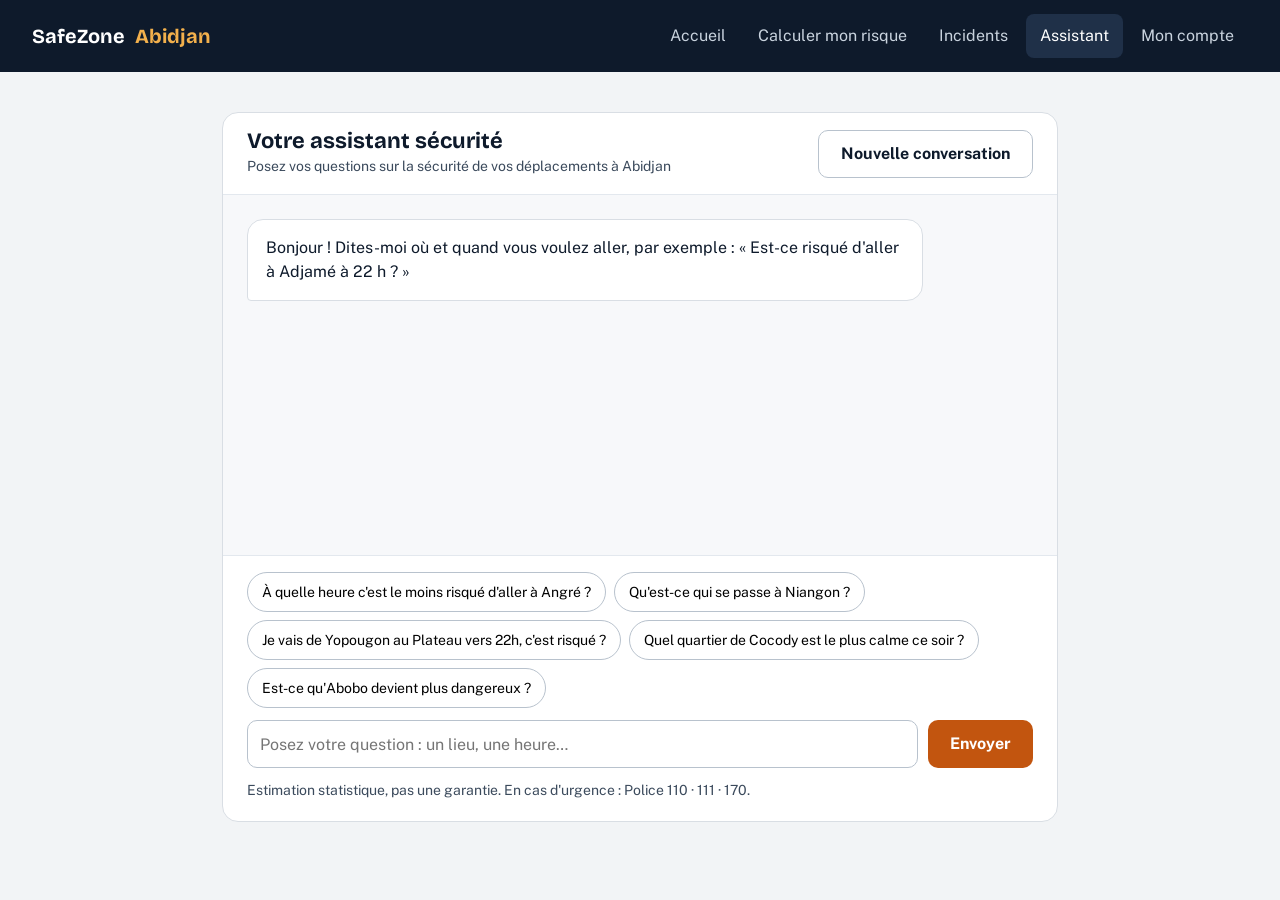
<file: web/assistant.html>
<!doctype html>
<html lang="fr">
<head>
<meta charset="utf-8">
<meta name="viewport" content="width=device-width, initial-scale=1">
<title>SafeZone Abidjan — Assistant IA</title>
<link rel="stylesheet" href="https://fonts.googleapis.com/css2?family=Bricolage+Grotesque:wght@600;700;800&family=Public+Sans:wght@400;600;700&display=swap">
<link rel="stylesheet" href="style.css?v=4">
<style>
  .conversation { display: flex; flex-direction: column; gap: 16px; padding: 24px; background: #F7F8FA;
                  min-height: 360px; max-height: 60vh; overflow-y: auto; }
  .bulle-moi { align-self: flex-end; max-width: 75%; padding: 12px 16px; border-radius: 16px 16px 4px 16px;
               background: var(--bleu-nuit); color: #fff; }
  .bulle-ia { align-self: flex-start; max-width: 86%; padding: 16px 18px; border-radius: 16px 16px 16px 4px;
              background: #fff; border: 1px solid var(--bordure); }
  .outils { margin-top: 10px; padding-top: 10px; border-top: 1px solid var(--gris-clair); font-size: 13px; color: #4A5868; }
  .outils code { padding: 2px 8px; border-radius: 6px; background: var(--gris-clair); }
  .suggestion { min-height: 40px; padding: 6px 14px; border-radius: 999px; border: 1px solid #B8C2CD;
                background: #fff; font: inherit; font-size: 14px; cursor: pointer; }
  .suggestion:hover { background: var(--gris-clair); }
</style>
</head>
<body>

<header class="entete">
  <a class="logo" href="index.html">SafeZone <span>Abidjan</span></a>
  <nav class="menu" aria-label="Navigation principale">
    <a href="index.html">Accueil</a>
    <a href="carte.html">Calculer mon risque</a>
    <a href="incidents.html">Incidents</a>
    <a href="assistant.html" class="actif">Assistant</a>
    <a href="compte.html">Mon compte</a>
  </nav>
</header>

<main class="contenu" style="max-width: 900px">
  <!-- La fenêtre de discussion : en-tête, conversation, puis suggestions et champ de saisie -->
  <section class="carte-blanche" style="padding: 0; overflow: hidden">
    <div style="display: flex; justify-content: space-between; align-items: center; gap: 12px; padding: 16px 24px; border-bottom: 1px solid var(--gris-clair)">
      <div>
        <h1 style="margin: 0; font-size: 22px">Votre assistant sécurité</h1>
        <span class="petit texte-gris">Posez vos questions sur la sécurité de vos déplacements à Abidjan</span>
      </div>
      <button type="button" class="bouton bouton-clair" id="nouvelle">Nouvelle conversation</button>
    </div>

    <!-- La conversation : les bulles sont ajoutées par le script plus bas -->
    <div class="conversation" id="conversation" aria-live="polite">
      <div class="bulle-ia">Bonjour ! Dites-moi où et quand vous voulez aller, par exemple :
        « Est-ce risqué d'aller à Adjamé à 22 h ? »</div>
    </div>

    <div style="display: flex; flex-direction: column; gap: 12px; padding: 16px 24px 20px; border-top: 1px solid var(--gris-clair)">
      <!-- Des exemples de questions : un clic les envoie (une par capacité de l'agent) -->
      <div style="display: flex; flex-wrap: wrap; gap: 8px">
        <button type="button" class="suggestion">À quelle heure c'est le moins risqué d'aller à Angré ?</button>
        <button type="button" class="suggestion">Qu'est-ce qui se passe à Niangon ?</button>
        <button type="button" class="suggestion">Je vais de Yopougon au Plateau vers 22h, c'est risqué ?</button>
        <button type="button" class="suggestion">Quel quartier de Cocody est le plus calme ce soir ?</button>
        <button type="button" class="suggestion">Est-ce qu'Abobo devient plus dangereux ?</button>
      </div>
      <!-- Le champ de la question et le bouton « Envoyer » -->
      <form id="formulaire" style="display: flex; gap: 10px">
        <label for="question" style="position: absolute; width: 1px; height: 1px; overflow: hidden; clip: rect(0 0 0 0)">Votre question</label>
        <input id="question" type="text" placeholder="Posez votre question : un lieu, une heure…" style="flex: 1; min-width: 0" autocomplete="off" maxlength="500">
        <button class="bouton" type="submit" id="envoyer">Envoyer</button>
      </form>
      <p class="petit texte-gris" style="margin: 0">Estimation statistique, pas une garantie. En cas d'urgence : Police 110 · 111 · 170.</p>
    </div>
  </section>
</main>

<script src="commun.js?v=4"></script>
<script>
const zoneConversation = document.getElementById("conversation");
const champQuestion = document.getElementById("question");
const boutonEnvoyer = document.getElementById("envoyer");
let historique = [];

// Si l'agent écrit **gras**, on le transforme en vrai gras ; les retours à la ligne deviennent <br>
function mettreEnForme(texte) {
  return proteger(texte)
    .replace(/\*\*(.+?)\*\*/g, "<strong>$1</strong>")
    .replace(/\n/g, "<br>");
}

// Ajoute une bulle (la mienne ou celle de l'IA) en bas de la conversation
function ajouterBulle(classe, html) {
  const bulle = document.createElement("div");
  bulle.className = classe;
  bulle.innerHTML = html;
  zoneConversation.appendChild(bulle);
  zoneConversation.scrollTop = zoneConversation.scrollHeight;
  return bulle;
}

// Envoie une question à l'agent et affiche sa réponse
async function poserQuestion(question) {
  question = question.trim();
  if (!question) return;
  ajouterBulle("bulle-moi", proteger(question));
  const attente = ajouterBulle("bulle-ia chargement", "L'assistant réfléchit…");
  champQuestion.value = "";
  boutonEnvoyer.disabled = true;

  try {
    const resultat = await envoyerApi("/assistant", { question, historique });
    const consultees = resultat.donnees_consultees || [];
    attente.className = "bulle-ia";
    attente.innerHTML = mettreEnForme(resultat.reponse) + (consultees.length
      ? `<div class="outils">Données consultées : ${proteger(consultees.join(", "))}</div>` : "");
    historique.push({ role: "user", contenu: question },
                    { role: "assistant", contenu: resultat.reponse });
  } catch (erreur) {
    attente.className = "bulle-ia message-erreur";
    attente.textContent = "L'assistant ne répond pas : " + erreur.message;
  } finally {
    boutonEnvoyer.disabled = false;
    champQuestion.focus();
  }
}

// Le formulaire (touche Entrée ou bouton « Envoyer »)
document.getElementById("formulaire").addEventListener("submit", evenement => {
  evenement.preventDefault();
  poserQuestion(champQuestion.value);
});
// Les questions d'exemple : un clic envoie leur texte
document.querySelectorAll(".suggestion").forEach(bouton =>
  bouton.addEventListener("click", () => poserQuestion(bouton.textContent)));
// « Nouvelle conversation » : on oublie l'historique
document.getElementById("nouvelle").addEventListener("click", () => {
  historique = [];
  zoneConversation.innerHTML = `<div class="bulle-ia">Nouvelle conversation. Quelle est votre question ?</div>`;
});

// Question envoyée depuis la page « Calculer mon risque » (assistant.html?question=...)
const questionDepuisCarte = new URLSearchParams(location.search).get("question");
if (questionDepuisCarte) poserQuestion(questionDepuisCarte);
</script>
</body>
</html>
</file>
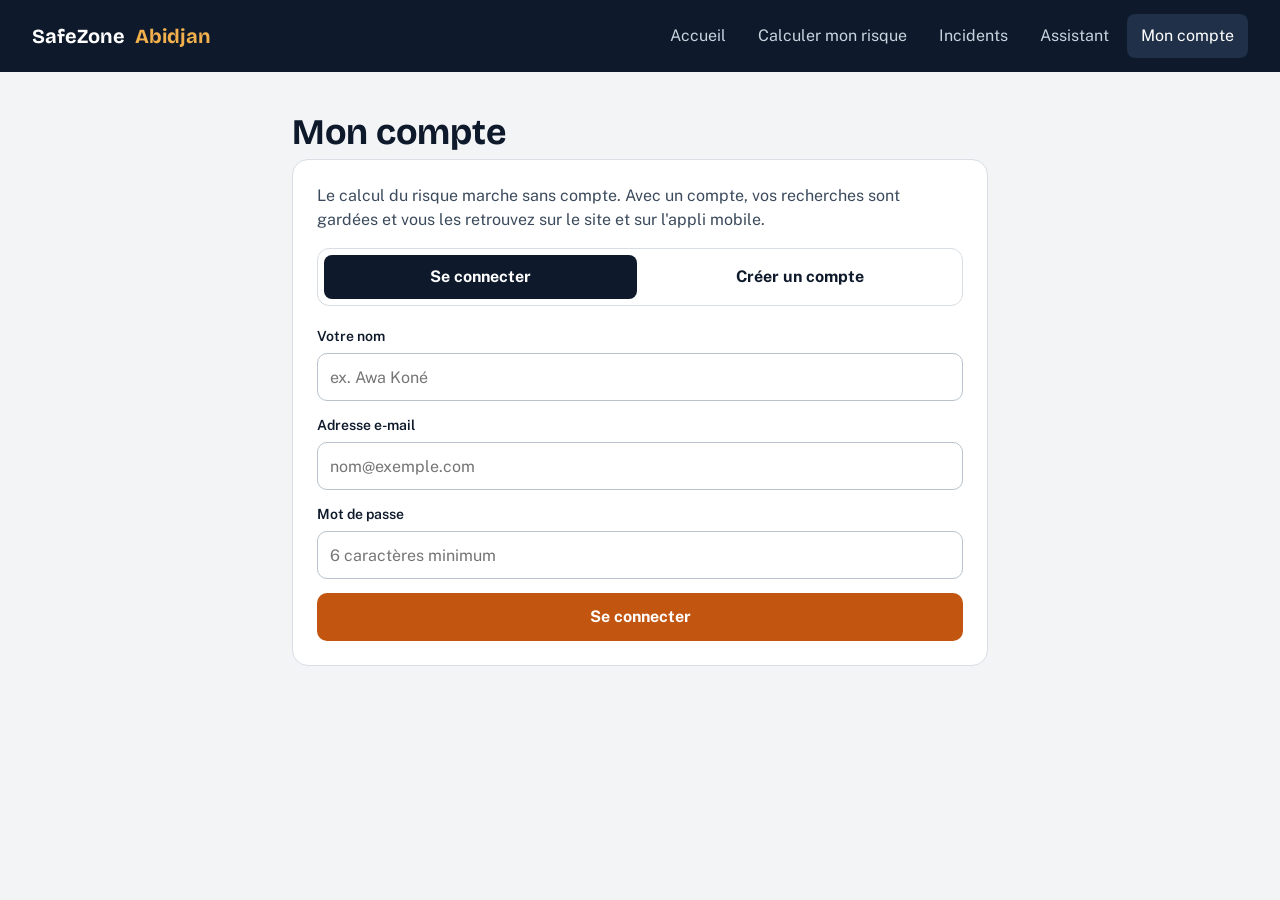
<file: web/compte.html>
<!doctype html>
<html lang="fr">
<head>
<meta charset="utf-8">
<meta name="viewport" content="width=device-width, initial-scale=1">
<title>SafeZone Abidjan — Mon compte</title>
<link rel="stylesheet" href="https://fonts.googleapis.com/css2?family=Bricolage+Grotesque:wght@600;700;800&family=Public+Sans:wght@400;600;700&display=swap">
<link rel="stylesheet" href="style.css?v=4">
<style>
  .onglets { display: flex; gap: 6px; padding: 6px; border: 1px solid var(--bordure); border-radius: 12px; margin-bottom: 20px; }
  .onglets button { flex: 1; height: 44px; border: 0; border-radius: 8px; background: transparent; font: inherit;
                    font-weight: 700; color: var(--bleu-nuit); cursor: pointer; }
  .onglets button.actif { background: var(--bleu-nuit); color: var(--blanc); }   /* l'onglet choisi */
  .formulaire { display: flex; flex-direction: column; gap: 14px; }
  .recherche { display: flex; justify-content: space-between; align-items: center; gap: 12px;
               padding: 14px 16px; border: 1px solid var(--bordure); border-radius: 12px; }
  .lien-rouge { background: none; border: 0; padding: 0; font: inherit; color: #8E1D17; cursor: pointer; text-decoration: underline; }
</style>
</head>
<body>

<header class="entete">
  <a class="logo" href="index.html">SafeZone <span>Abidjan</span></a>
  <nav class="menu" aria-label="Navigation principale">
    <a href="index.html">Accueil</a>
    <a href="carte.html">Calculer mon risque</a>
    <a href="incidents.html">Incidents</a>
    <a href="assistant.html">Assistant</a>
    <a href="compte.html" class="actif">Mon compte</a>
  </nav>
</header>

<main class="contenu" style="max-width: 760px">
  <h1 style="margin: 0 0 6px; font-size: 36px">Mon compte</h1>

  <!-- 1) Pour un invité : se connecter ou créer un compte -->
  <section id="zone-invite" class="carte-blanche" hidden>
    <p class="texte-gris" style="margin: 0 0 16px">
      Le calcul du risque marche sans compte. Avec un compte, vos recherches sont gardées et vous les retrouvez sur le site et sur l'appli mobile.
    </p>
    <div class="onglets">
      <button type="button" id="onglet-connexion" class="actif">Se connecter</button>
      <button type="button" id="onglet-inscription">Créer un compte</button>
    </div>
    <form id="formulaire-compte" class="formulaire">
      <div class="champ" id="champ-nom" hidden>
        <label for="nom">Votre nom</label>
        <input type="text" id="nom" maxlength="100" placeholder="ex. Awa Koné" autocomplete="name">
      </div>
      <div class="champ">
        <label for="email">Adresse e-mail</label>
        <input type="email" id="email" maxlength="254" placeholder="nom@exemple.com" autocomplete="email" required>
      </div>
      <div class="champ">
        <label for="mot-de-passe">Mot de passe</label>
        <input type="password" id="mot-de-passe" maxlength="128" placeholder="6 caractères minimum" autocomplete="current-password" required>
      </div>
      <p id="message-compte" class="message-erreur" hidden></p>
      <button class="bouton" type="submit" id="bouton-compte">Se connecter</button>
    </form>
  </section>

  <!-- 2) Pour un utilisateur connecté : son compte et ses recherches -->
  <section id="zone-connecte" hidden>
    <article class="carte-blanche">
      <h2 id="mon-nom" style="margin: 0; font-size: 26px"></h2>
      <p id="mon-email" class="texte-gris" style="margin: 4px 0 16px"></p>
      <div class="ligne" style="gap: 10px">
        <button class="bouton bouton-clair" type="button" id="bouton-nom">Modifier mon nom</button>
        <button class="bouton bouton-clair" type="button" id="bouton-deconnexion">Se déconnecter</button>
      </div>
      <p style="margin: 16px 0 0"><button class="lien-rouge" type="button" id="bouton-supprimer">Supprimer mon compte</button></p>
    </article>

    <article class="carte-blanche" style="margin-top: 20px">
      <div class="ligne" style="justify-content: space-between; align-items: center">
        <h2 style="margin: 0; font-size: 26px">Mes recherches</h2>
        <button class="lien-rouge" type="button" id="bouton-tout-effacer">Tout effacer</button>
      </div>
      <div id="liste-recherches" style="display: flex; flex-direction: column; gap: 10px; margin-top: 16px"></div>
    </article>
  </section>
</main>

<script src="commun.js?v=4"></script>
<script>

let inscription = false;

// Les codes envoyés à l'API -> le texte affiché
const DEPLACEMENTS = { pied: "à pied", moto: "à moto", taxi: "en taxi / woro-woro / gbaka", voiture: "en voiture", bus: "en bus" };


// ---------- Afficher la bonne partie de la page ----------
function afficher() {
  const compte = monCompte();
  document.getElementById("zone-invite").hidden = compte !== null;
  document.getElementById("zone-connecte").hidden = compte === null;
  if (compte) {
    document.getElementById("mon-nom").textContent = compte.nom;
    document.getElementById("mon-email").textContent = compte.email;
    chargerRecherches();
  }
}


// ---------- 1) Invité : les deux onglets et le formulaire ----------
function choisirOnglet(creerUnCompte) {
  inscription = creerUnCompte;
  document.getElementById("onglet-connexion").classList.toggle("actif", !creerUnCompte);
  document.getElementById("onglet-inscription").classList.toggle("actif", creerUnCompte);
  document.getElementById("champ-nom").hidden = !creerUnCompte;
  document.getElementById("bouton-compte").textContent = creerUnCompte ? "Créer mon compte" : "Se connecter";
  document.getElementById("message-compte").hidden = true;
}
document.getElementById("onglet-connexion").addEventListener("click", () => choisirOnglet(false));
document.getElementById("onglet-inscription").addEventListener("click", () => choisirOnglet(true));

document.getElementById("formulaire-compte").addEventListener("submit", async evenement => {
  evenement.preventDefault();
  const message = document.getElementById("message-compte");
  const bouton = document.getElementById("bouton-compte");
  const email = document.getElementById("email").value.trim();
  const motDePasse = document.getElementById("mot-de-passe").value;
  bouton.disabled = true;
  try {
    const reponse = inscription
      ? await envoyerApi("/comptes/inscription", { nom: document.getElementById("nom").value.trim(), email, mot_de_passe: motDePasse })
      : await envoyerApi("/comptes/connexion", { email, mot_de_passe: motDePasse });
    seSouvenir(reponse);
    document.getElementById("mot-de-passe").value = "";
    afficher();
  } catch (erreur) {
    message.textContent = erreur.message;
    message.hidden = false;
  }
  bouton.disabled = false;
});


// ---------- 2) Connecté : le compte ----------
document.getElementById("bouton-nom").addEventListener("click", async () => {
  const nouveauNom = prompt("Votre nouveau nom :", monCompte().nom);
  if (nouveauNom === null) return;
  try {
    const reponse = await envoyerApi("/comptes/moi", { nom: nouveauNom }, "PUT", monCompte().jeton);
    localStorage.setItem("nom", reponse.nom);
    afficher();
  } catch (erreur) {
    alert(erreur.message);
  }
});

document.getElementById("bouton-deconnexion").addEventListener("click", async () => {
  try {
    await envoyerApi("/comptes/deconnexion", { jeton: monCompte().jeton });
  } catch (erreur) {}
  oublier();
  afficher();
});

document.getElementById("bouton-supprimer").addEventListener("click", async () => {
  if (!confirm("Supprimer votre compte pour de bon ? Vos recherches seront effacées aussi.")) return;
  try {
    await envoyerApi("/comptes/moi", {}, "DELETE", monCompte().jeton);
    oublier();
    afficher();
  } catch (erreur) {
    alert(erreur.message);
  }
});


// ---------- 2) Connecté : les recherches ----------
async function chargerRecherches() {
  const zone = document.getElementById("liste-recherches");
  zone.innerHTML = `<p class="chargement">Chargement…</p>`;
  try {
    const recherches = await lireApi("/recherches", monCompte().jeton);
    zone.innerHTML = recherches.length
      ? recherches.map(carteRecherche).join("")
      : `<p class="texte-gris" style="margin: 0">Aucune recherche pour le moment. Calculez un risque dans
           <a href="carte.html">Calculer mon risque</a>.</p>`;
  } catch (erreur) {
    if (erreur.message.includes("pas connecté")) {
      oublier();
      afficher();
      return;
    }
    zone.innerHTML = messageApiArretee(erreur);
  }
}

// Une recherche : « Angré (Cocody) », « à 21 h · à pied · rue sombre », la date, le niveau et un bouton « Effacer »
function carteRecherche(r) {
  const lieu = r.quartier ? `${r.quartier} (${r.commune})` : r.commune;
  const details = [`à ${r.heure} h`, DEPLACEMENTS[r.deplacement],
                   { sombre: "rue sombre", eclairee: "rue éclairée" }[r.eclairage]]
                  .filter(Boolean).join(" · ");
  return `
    <div class="recherche">
      <div>
        <strong>${proteger(lieu)}</strong>
        <div>${proteger(details)}</div>
        <div class="petit texte-gris">Calculé le ${proteger(r.date)}</div>
      </div>
      <div style="display: flex; align-items: center; gap: 12px">
        ${pastille(r.niveau, r.score + "/100 ·")}
        <button class="lien-rouge" type="button" onclick="effacer(${Number(r.id_recherche)})">Effacer</button>
      </div>
    </div>`;
}

// Effacer une recherche (avec son numéro), ou toutes si numero est null
async function effacer(numero) {
  const chemin = numero === null ? "/recherches" : `/recherches/${numero}`;
  try {
    await envoyerApi(chemin, {}, "DELETE", monCompte().jeton);
  } catch (erreur) {
    alert(erreur.message);
  }
  chargerRecherches();
}
document.getElementById("bouton-tout-effacer").addEventListener("click", () => {
  if (confirm("Effacer toutes vos recherches ?")) effacer(null);
});


// ---------- Au chargement de la page ----------
afficher();
</script>
</body>
</html>
</file>
<file: web/style.css>
/* =============================================================
   SafeZone Abidjan — styles communs à toutes les pages
   Les couleurs et polices sont celles de la maquette.

   Rappel : une règle CSS = « à quoi elle s'applique { propriété: valeur; } »
     .nom     -> les éléments qui ont class="nom"
     #nom     -> l'élément qui a id="nom"
     a:hover  -> un lien quand la souris passe dessus
   ============================================================= */

/* ---------- Les couleurs, rangées dans des « variables » (on les utilise avec var(--nom)) ---------- */
:root {
  --bleu-nuit: #0E1A2B;
  --bleu-nuit-2: #1F3048;
  --fond: #F2F4F6;
  --blanc: #FFFFFF;
  --bordure: #D9DEE4;
  --gris-texte: #3B4A5C;
  --gris-clair: #E3E8EE;
  --orange: #C2550F;
  --orange-fonce: #8F3D08;
  --or: #F2B04C;

  /* Niveaux de risque : couleur de fond + couleur du texte */
  --faible-fond: #DDF1E6;  --faible-texte: #1E5E3F;
  --moyen-fond: #FCEBCB;   --moyen-texte: #7A4A05;
  --eleve-fond: #F6D5D2;   --eleve-texte: #8E1D17;
}

/* La largeur d'un élément compte sa bordure et ses marges intérieures (plus facile à prévoir) */
* { box-sizing: border-box; }

/* Toute la page */
body {
  margin: 0;
  background: var(--fond);
  color: var(--bleu-nuit);
  font-family: 'Public Sans', sans-serif;
  font-size: 16px;
  line-height: 1.5;
}

/* Les titres utilisent la police de la maquette */
h1, h2, h3, .titre { font-family: 'Bricolage Grotesque', sans-serif; line-height: 1.15; }
a { color: var(--orange); }
a:hover { color: var(--orange-fonce); }

/* ---------- En-tête (bandeau bleu nuit en haut de chaque page) ---------- */
.entete {
  display: flex; flex-wrap: wrap;
  align-items: center; justify-content: space-between;
  gap: 16px; padding: 14px 32px;
  background: var(--bleu-nuit); color: var(--blanc);
}
/* Le logo « SafeZone Abidjan » */
.logo { display: flex; align-items: center; gap: 10px; color: var(--blanc); text-decoration: none;
        font-family: 'Bricolage Grotesque', sans-serif; font-weight: 700; font-size: 20px; }
.logo:hover { color: var(--blanc); }
.logo span { color: var(--or); }
/* Le menu : les liens côte à côte */
.menu { display: flex; flex-wrap: wrap; gap: 4px; }
.menu a { padding: 10px 14px; border-radius: 8px; color: #C9D3DE; text-decoration: none; }
.menu a:hover { color: var(--blanc); background: var(--bleu-nuit-2); }
.menu a.actif { color: var(--blanc); background: var(--bleu-nuit-2); }

/* ---------- Mise en page ---------- */
.contenu { max-width: 1200px; margin: 0 auto; padding: 40px 32px; }
/* Les « cartes » blanches : fond blanc, fine bordure, coins arrondis */
.carte-blanche { background: var(--blanc); border: 1px solid var(--bordure); border-radius: 16px; padding: 24px; }
/* Une grille : autant de colonnes de 240 px minimum que la largeur le permet */
.grille { display: grid; grid-template-columns: repeat(auto-fit, minmax(240px, 1fr)); gap: 20px; }
/* Des éléments côte à côte, qui passent à la ligne sur un petit écran */
.ligne { display: flex; flex-wrap: wrap; gap: 24px; align-items: flex-start; }
.texte-gris { color: var(--gris-texte); }
.petit { font-size: 14px; }

/* ---------- Boutons et champs ---------- */
/* Le bouton orange principal */
.bouton {
  display: inline-flex; align-items: center; justify-content: center; gap: 8px;
  min-height: 48px; padding: 0 22px;
  border: 0; border-radius: 10px;
  background: var(--orange); color: var(--blanc); font: inherit; font-weight: 700;
  text-decoration: none; cursor: pointer;
}
.bouton:hover { background: var(--orange-fonce); color: var(--blanc); }
.bouton:disabled { opacity: 0.6; cursor: wait; }
/* Le bouton clair (blanc avec bordure) */
.bouton-clair { background: var(--blanc); color: var(--bleu-nuit); border: 1px solid #B8C2CD; }
.bouton-clair:hover { background: var(--gris-clair); color: var(--bleu-nuit); }

label { font-weight: 600; font-size: 14px; }
/* Les listes déroulantes et les champs de texte */
select, input[type="text"], input[type="email"], input[type="password"] {
  height: 48px; padding: 0 12px; border-radius: 10px; border: 1px solid #B8C2CD;
  background: var(--blanc); font: inherit; color: var(--bleu-nuit);
}
.champ { display: flex; flex-direction: column; gap: 6px; }

/* ---------- Pastilles de risque (« Risque élevé » arrondi et coloré) ---------- */
.pastille { display: inline-block; padding: 3px 12px; border-radius: 999px; font-size: 14px; font-weight: 700; }
.pastille.faible { background: var(--faible-fond); color: var(--faible-texte); }
.pastille.moyen  { background: var(--moyen-fond);  color: var(--moyen-texte); }
.pastille.eleve  { background: var(--eleve-fond);  color: var(--eleve-texte); }

/* ---------- Calculer mon risque : formulaire et résultat ---------- */
/* Les 3 listes + le bouton sur une ligne (ils passent à la ligne sur un petit écran) */
.formulaire-risque { display: grid; grid-template-columns: repeat(auto-fit, minmax(190px, 1fr)); gap: 14px; align-items: end; }
/* Le grand bandeau « Risque élevé   78/100 », de la couleur du niveau, avec sa barre de progression */
.bandeau-risque { margin: 16px 0; padding: 14px 18px 12px; border-radius: 12px; }
.bandeau-risque.faible { background: var(--faible-fond); color: var(--faible-texte); }
.bandeau-risque.moyen  { background: var(--moyen-fond);  color: var(--moyen-texte); }
.bandeau-risque.eleve  { background: var(--eleve-fond);  color: var(--eleve-texte); }
/* La ligne « Risque élevé » à gauche, « 78/100 » à droite, en gros */
.bandeau-ligne { display: flex; justify-content: space-between; gap: 12px;
                 font-family: 'Bricolage Grotesque', sans-serif; font-size: 26px; font-weight: 700; }
/* La barre de progression : un fond clair, rempli de 0 à 100 avec la couleur du niveau */
.jauge { height: 12px; margin-top: 10px; border-radius: 999px; background: rgba(255, 255, 255, 0.75); overflow: hidden; }
.jauge-remplie { height: 100%; border-radius: 999px; background: currentColor; }
/* Sous la barre : où commencent « moyen » (20) et « élevé » (50) */
.jauge-legende { display: flex; margin-top: 4px; font-size: 13px; font-weight: 600; }
.jauge-legende span:nth-child(1) { width: 20%; }
.jauge-legende span:nth-child(2) { width: 30%; }
.jauge-legende span:nth-child(3) { width: 50%; }
/* Le bouton bleu nuit (« Demander conseil à l'assistant ») */
.bouton-sombre { background: var(--bleu-nuit); }
.bouton-sombre:hover { background: var(--bleu-nuit-2); }

/* ---------- Chiffres clés (page d'accueil) ---------- */
.chiffre { display: flex; flex-direction: column; gap: 4px; }
.chiffre strong { font-family: 'Bricolage Grotesque', sans-serif; font-size: 40px; line-height: 1; }

/* ---------- Barres horizontales (statistiques de l'accueil) ---------- */
.barres { list-style: none; margin: 0; padding: 0; display: flex; flex-direction: column; gap: 8px; }
/* Chaque ligne : le nom (130 px), la barre (le reste), le nombre (40 px) */
.barres li { display: grid; grid-template-columns: 130px 1fr 40px; align-items: center; gap: 10px; font-size: 14px; }
.barres .barre { height: 14px; border-radius: 4px; background: #2a78d6; }
.barres .valeur { text-align: right; color: var(--gris-texte); }

/* ---------- Messages ---------- */
.message-erreur { padding: 14px 16px; border-radius: 10px; background: var(--eleve-fond); color: var(--eleve-texte); }
.chargement { color: var(--gris-texte); font-style: italic; }

/* ---------- Pied de page ---------- */
.pied { margin-top: 56px; padding: 32px; background: var(--bleu-nuit); color: #C9D3DE; font-size: 14px; }
.pied > div { max-width: 1200px; margin: 0 auto; display: flex; flex-wrap: wrap; justify-content: space-between; gap: 24px; }
.pied strong { color: var(--blanc); }

/* ---------- Téléphone : ces règles s'appliquent seulement si l'écran fait moins de 640 px de large ---------- */
@media (max-width: 640px) {
  .entete, .contenu { padding-left: 16px; padding-right: 16px; }
  h1 { font-size: 34px !important; }
  .barres li { grid-template-columns: 100px 1fr 36px; }
}
</file>
